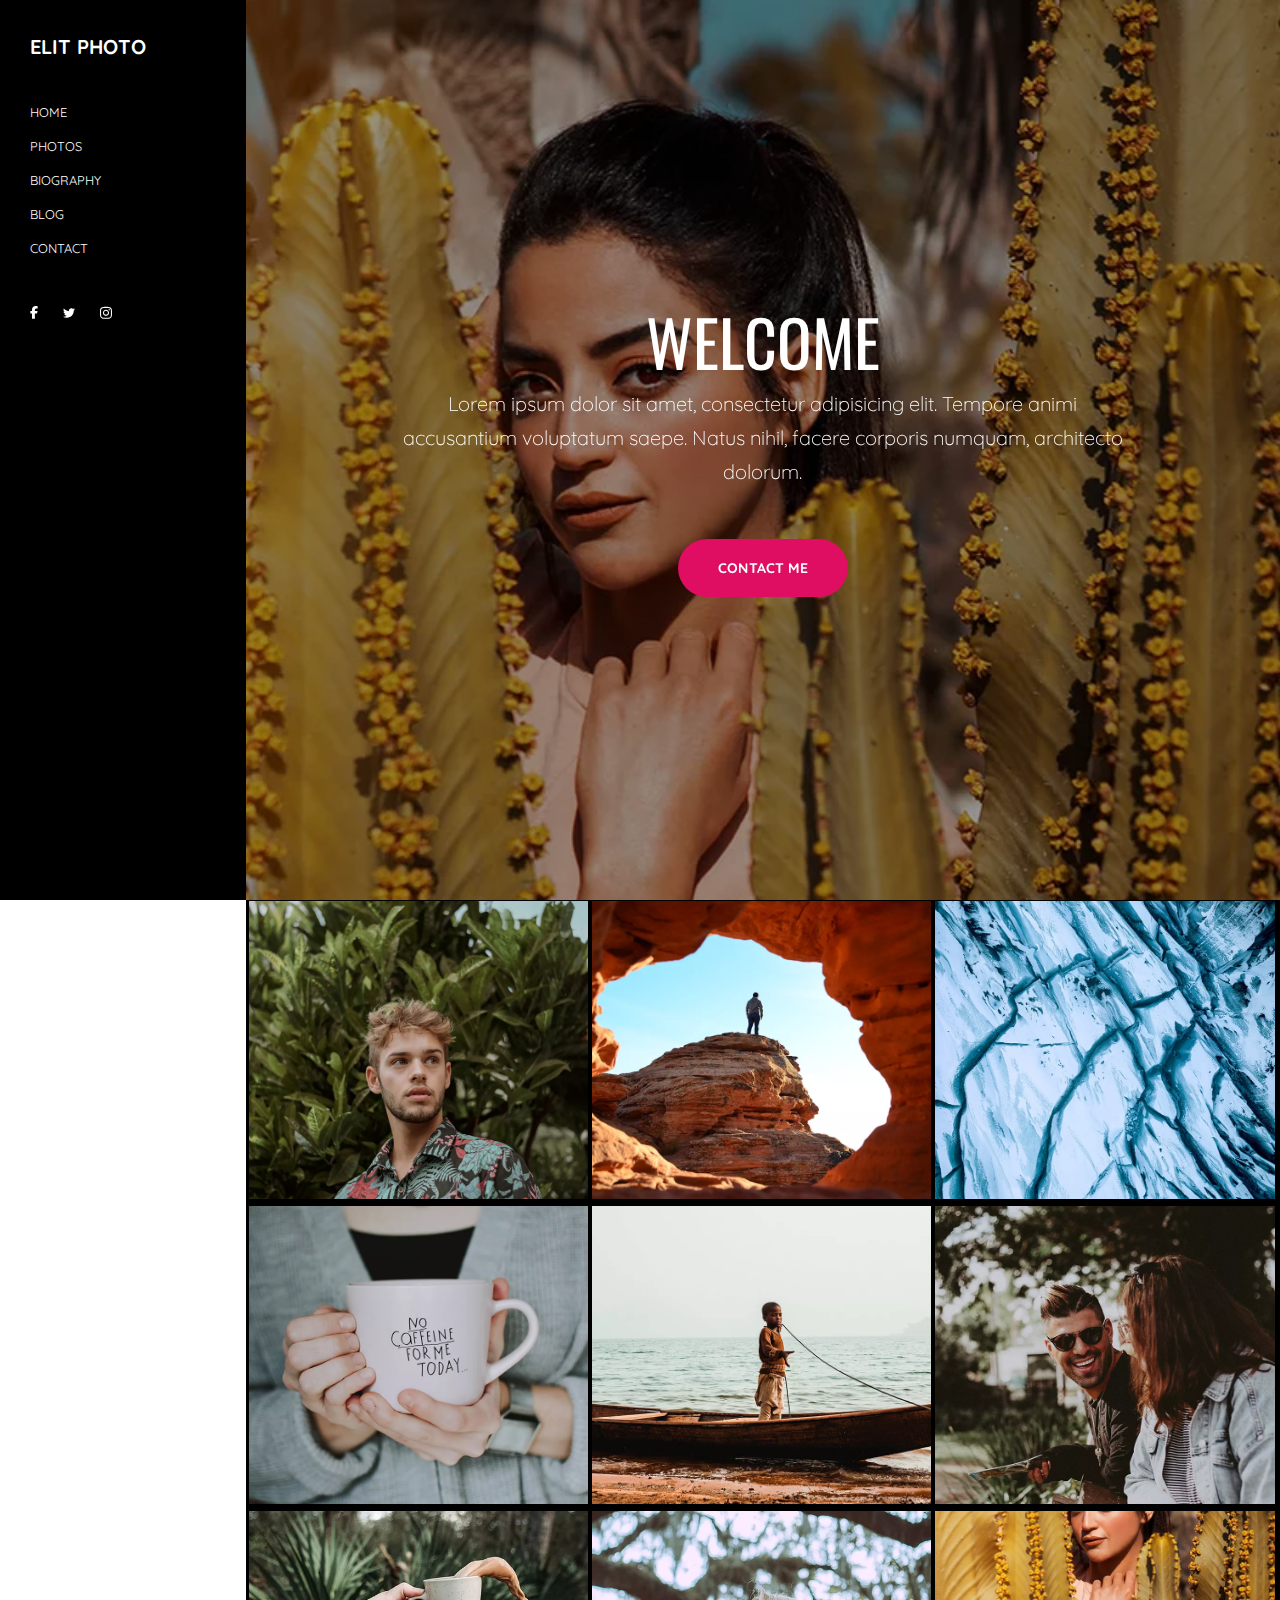
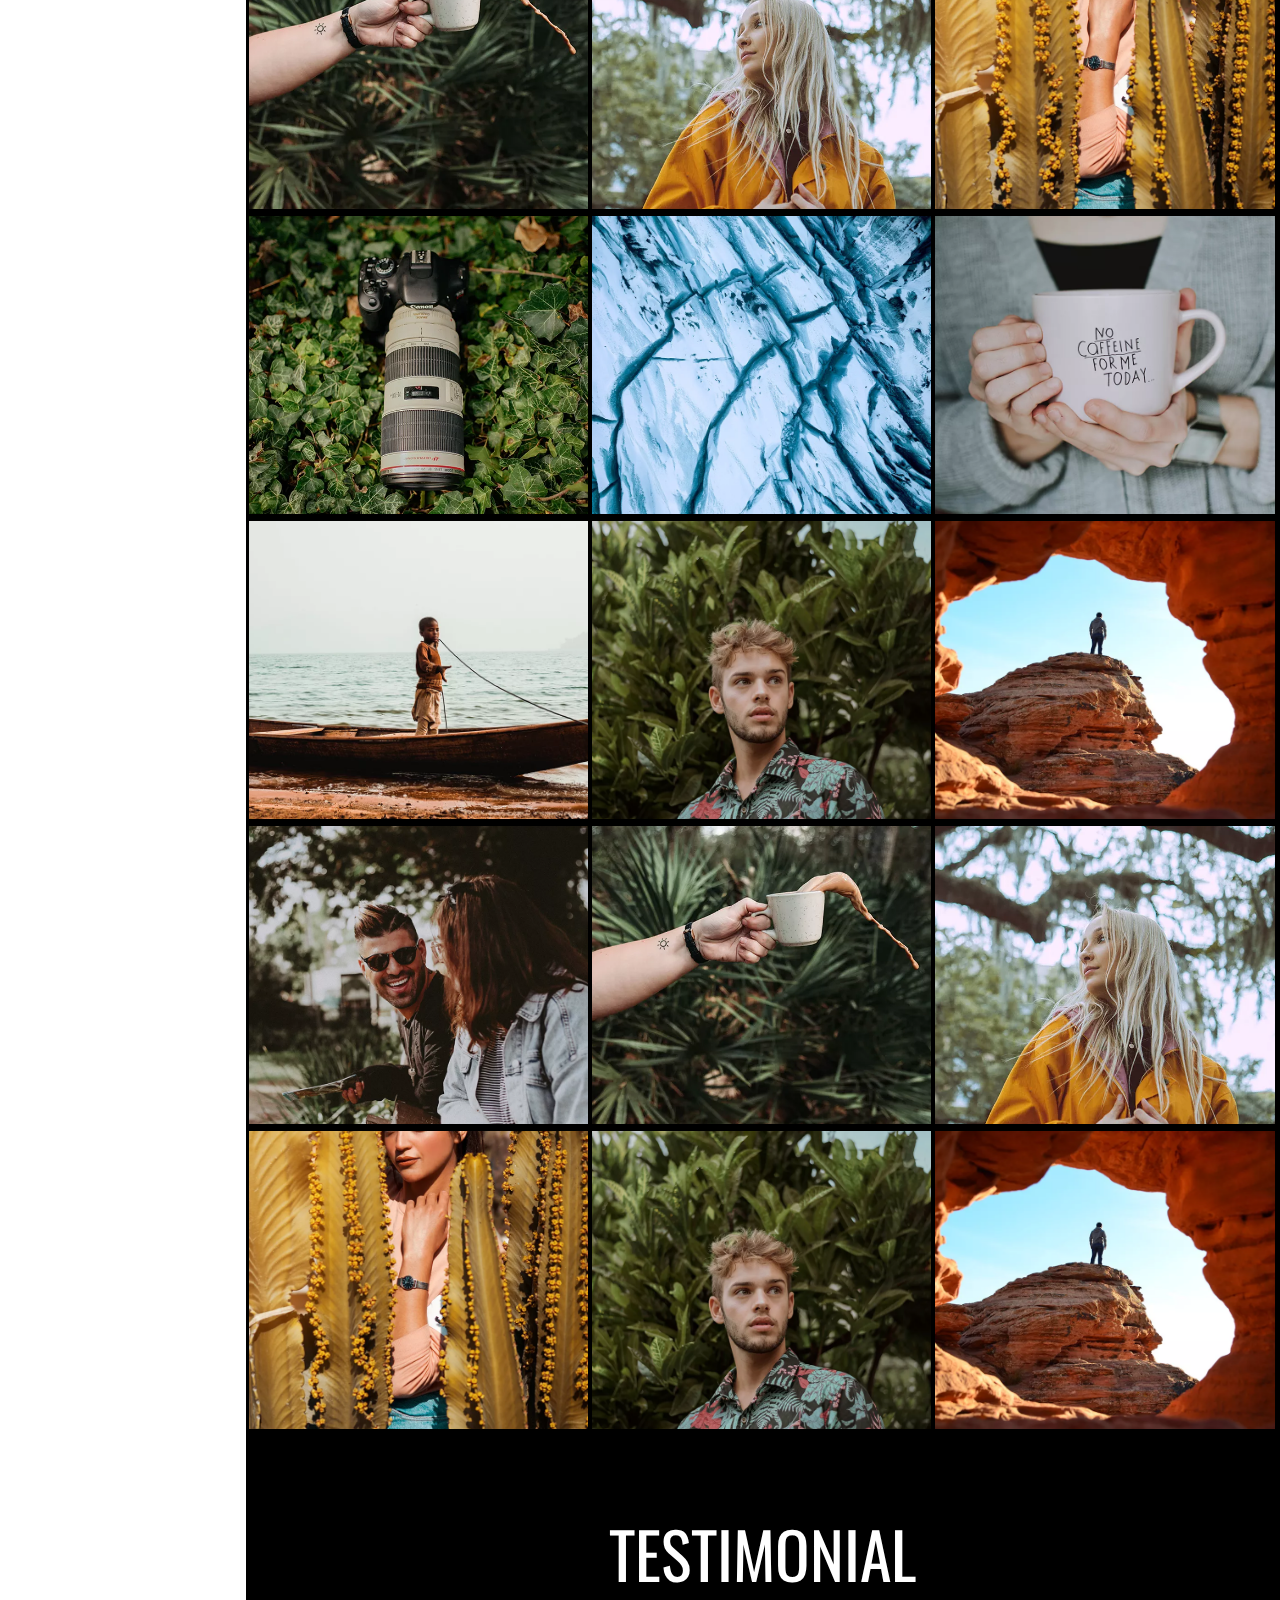
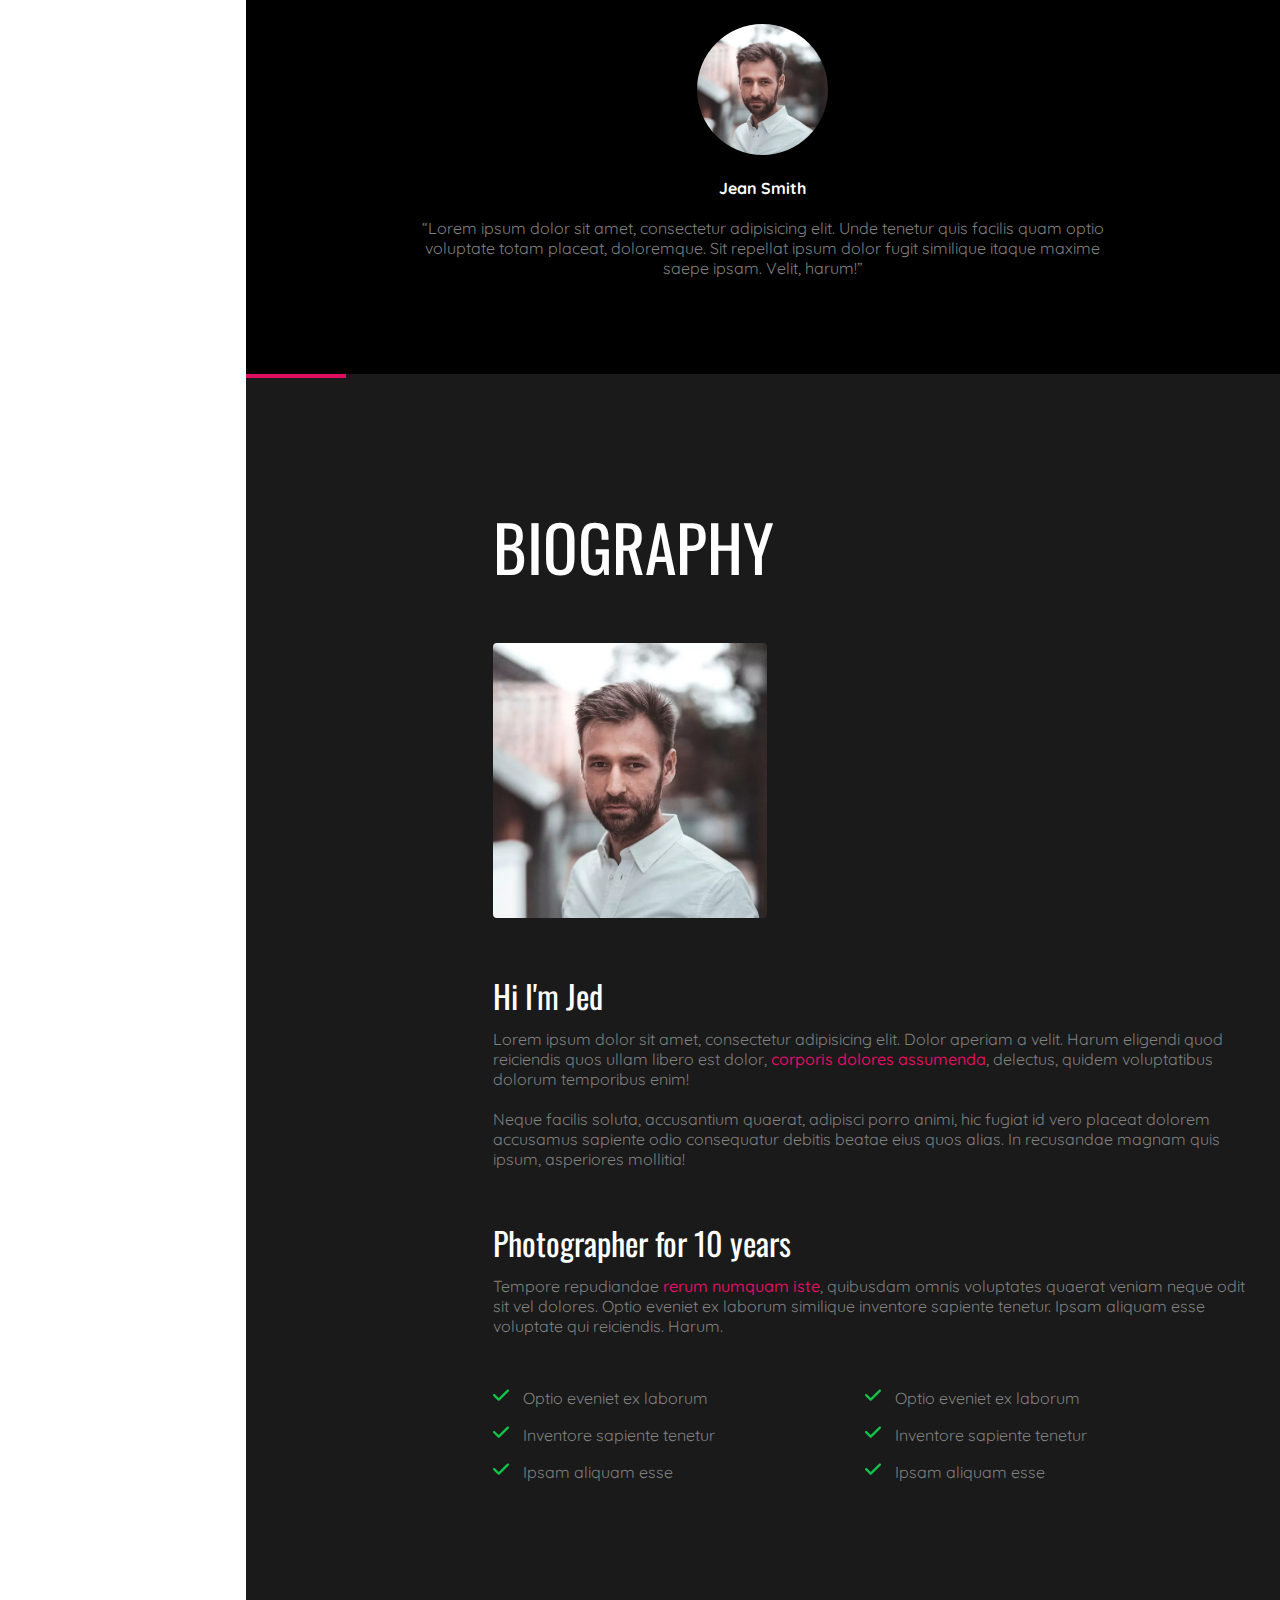
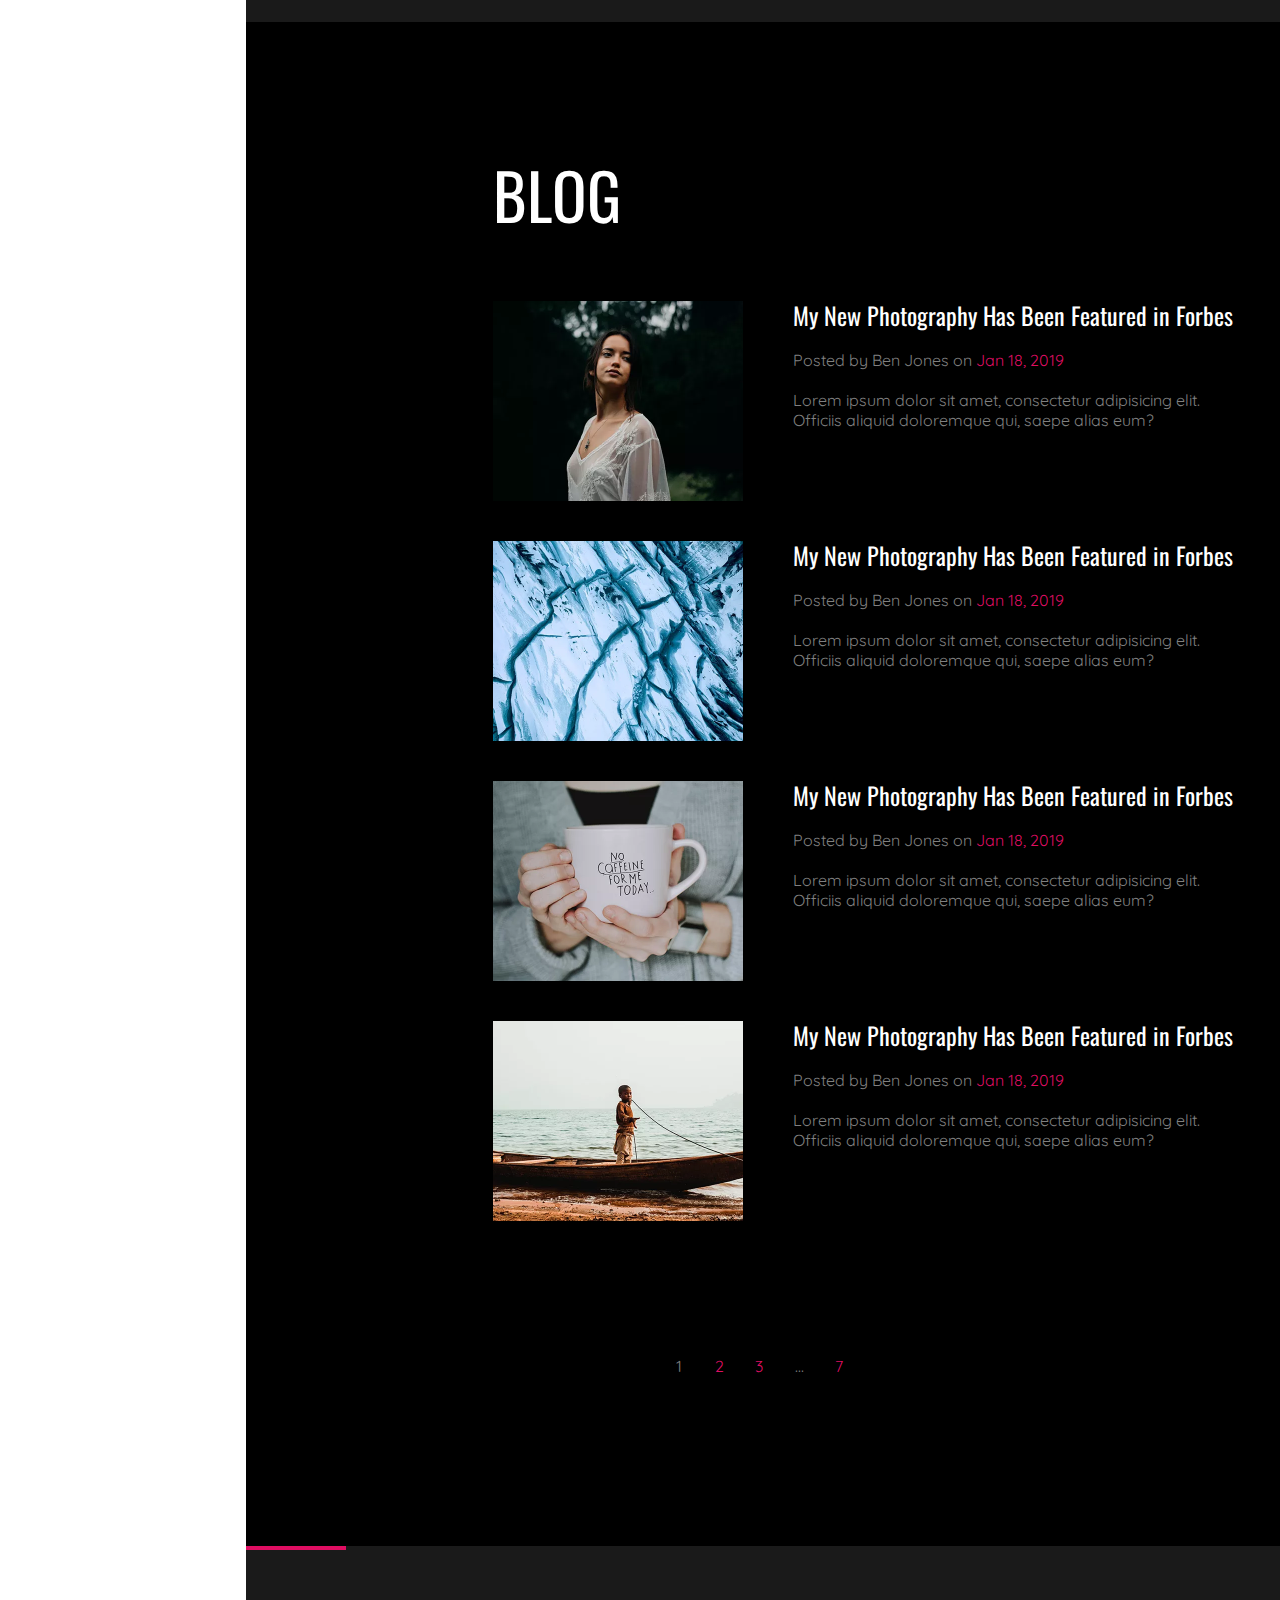
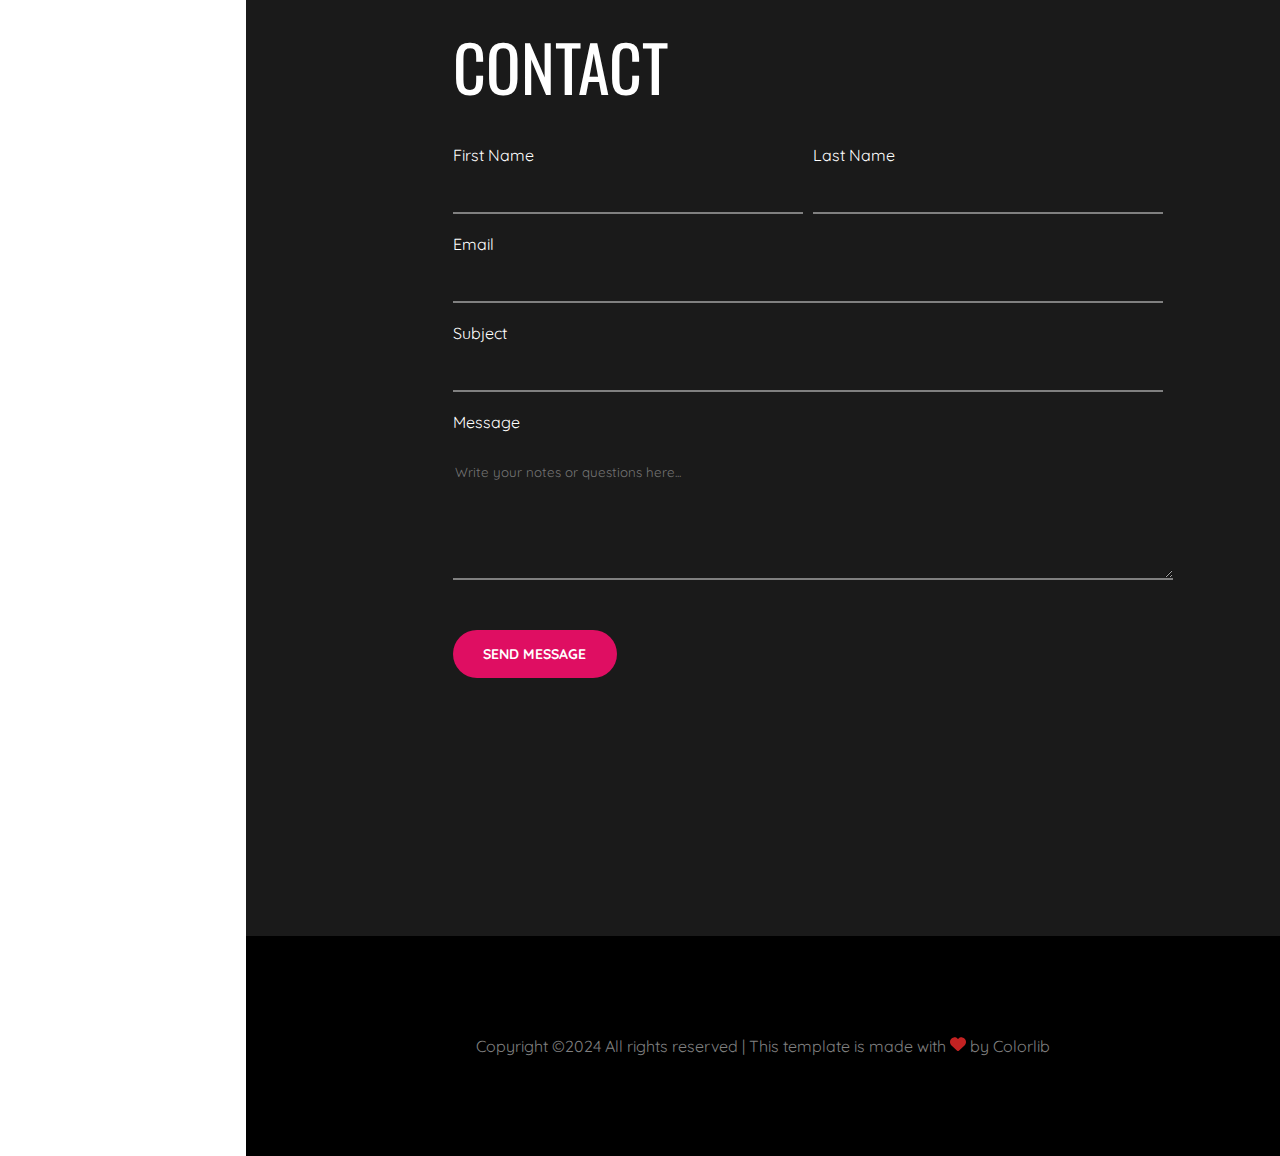
<file: Elit_photography_100%/index.html>
<!DOCTYPE html>
<html lang="en">

<head>
    <meta charset="UTF-8">
    <meta name="viewport" content="width=device-width, initial-scale=1.0">
    <title>Document</title>
    <link rel="stylesheet" href="style.css">
    <link rel="preconnect" href="https://fonts.googleapis.com">
    <link rel="preconnect" href="https://fonts.gstatic.com" crossorigin>
    <link href="https://fonts.googleapis.com/css2?family=Quicksand:wght@300..700&display=swap" rel="stylesheet">

    <link rel="preconnect" href="https://fonts.googleapis.com">
    <link rel="preconnect" href="https://fonts.gstatic.com" crossorigin>
    <link href="https://fonts.googleapis.com/css2?family=Oswald:wght@200..700&display=swap" rel="stylesheet">
</head>

<body>
    <header>
        <h1 id="elit">ELIT PHOTO</h1>
        <div class="menu">
            <p>HOME</p>
            <p>PHOTOS</p>
            <p>BIOGRAPHY</p>
            <p>BLOG</p>
            <p>CONTACT</p>
            <div class="redes-sociais">
                <div class="face">
                    <svg xmlns="http://www.w3.org/2000/svg"
                        viewBox="0 0 320 512"><!--!Font Awesome Free 6.5.2 by @fontawesome - https://fontawesome.com License - https://fontawesome.com/license/free Copyright 2024 Fonticons, Inc.-->
                        <path fill="#ffffff"
                            d="M80 299.3V512H196V299.3h86.5l18-97.8H196V166.9c0-51.7 20.3-71.5 72.7-71.5c16.3 0 29.4 .4 37 1.2V7.9C291.4 4 256.4 0 236.2 0C129.3 0 80 50.5 80 159.4v42.1H14v97.8H80z" />
                    </svg>
                </div>
                <div class="tt">
                    <svg xmlns="http://www.w3.org/2000/svg"
                        viewBox="0 0 512 512"><!--!Font Awesome Free 6.5.2 by @fontawesome - https://fontawesome.com License - https://fontawesome.com/license/free Copyright 2024 Fonticons, Inc.-->
                        <path fill="#ffffff"
                            d="M459.4 151.7c.3 4.5 .3 9.1 .3 13.6 0 138.7-105.6 298.6-298.6 298.6-59.5 0-114.7-17.2-161.1-47.1 8.4 1 16.6 1.3 25.3 1.3 49.1 0 94.2-16.6 130.3-44.8-46.1-1-84.8-31.2-98.1-72.8 6.5 1 13 1.6 19.8 1.6 9.4 0 18.8-1.3 27.6-3.6-48.1-9.7-84.1-52-84.1-103v-1.3c14 7.8 30.2 12.7 47.4 13.3-28.3-18.8-46.8-51-46.8-87.4 0-19.5 5.2-37.4 14.3-53 51.7 63.7 129.3 105.3 216.4 109.8-1.6-7.8-2.6-15.9-2.6-24 0-57.8 46.8-104.9 104.9-104.9 30.2 0 57.5 12.7 76.7 33.1 23.7-4.5 46.5-13.3 66.6-25.3-7.8 24.4-24.4 44.8-46.1 57.8 21.1-2.3 41.6-8.1 60.4-16.2-14.3 20.8-32.2 39.3-52.6 54.3z" />
                    </svg>
                </div>
                <div class="insta">
                    <svg xmlns="http://www.w3.org/2000/svg"
                        viewBox="0 0 448 512"><!--!Font Awesome Free 6.5.2 by @fontawesome - https://fontawesome.com License - https://fontawesome.com/license/free Copyright 2024 Fonticons, Inc.-->
                        <path fill="#ffffff"
                            d="M224.1 141c-63.6 0-114.9 51.3-114.9 114.9s51.3 114.9 114.9 114.9S339 319.5 339 255.9 287.7 141 224.1 141zm0 189.6c-41.1 0-74.7-33.5-74.7-74.7s33.5-74.7 74.7-74.7 74.7 33.5 74.7 74.7-33.6 74.7-74.7 74.7zm146.4-194.3c0 14.9-12 26.8-26.8 26.8-14.9 0-26.8-12-26.8-26.8s12-26.8 26.8-26.8 26.8 12 26.8 26.8zm76.1 27.2c-1.7-35.9-9.9-67.7-36.2-93.9-26.2-26.2-58-34.4-93.9-36.2-37-2.1-147.9-2.1-184.9 0-35.8 1.7-67.6 9.9-93.9 36.1s-34.4 58-36.2 93.9c-2.1 37-2.1 147.9 0 184.9 1.7 35.9 9.9 67.7 36.2 93.9s58 34.4 93.9 36.2c37 2.1 147.9 2.1 184.9 0 35.9-1.7 67.7-9.9 93.9-36.2 26.2-26.2 34.4-58 36.2-93.9 2.1-37 2.1-147.8 0-184.8zM398.8 388c-7.8 19.6-22.9 34.7-42.6 42.6-29.5 11.7-99.5 9-132.1 9s-102.7 2.6-132.1-9c-19.6-7.8-34.7-22.9-42.6-42.6-11.7-29.5-9-99.5-9-132.1s-2.6-102.7 9-132.1c7.8-19.6 22.9-34.7 42.6-42.6 29.5-11.7 99.5-9 132.1-9s102.7-2.6 132.1 9c19.6 7.8 34.7 22.9 42.6 42.6 11.7 29.5 9 99.5 9 132.1s2.7 102.7-9 132.1z" />
                    </svg>
                </div>
            </div>
        </div>
    </header>
    <main>
        <div id="welcome">
            <h1>WELCOME</h1>
            <p>Lorem ipsum dolor sit amet, consectetur adipisicing elit. Tempore animi <br> accusantium voluptatum
                saepe. Natus nihil, facere corporis numquam, architecto <br> dolorum.</p>
            <a href="#" class="contact-me">contact me</a>
        </div>
        <section>
            <div id="photos">
                <div class="images">
                    <img src="images/img_4.jpg.webp" alt="">
                    <svg xmlns="http://www.w3.org/2000/svg"
                        viewBox="0 0 512 512"><!--!Font Awesome Free 6.5.2 by @fontawesome - https://fontawesome.com License - https://fontawesome.com/license/free Copyright 2024 Fonticons, Inc.-->
                        <path fill="#ffffff"
                            d="M416 208c0 45.9-14.9 88.3-40 122.7L502.6 457.4c12.5 12.5 12.5 32.8 0 45.3s-32.8 12.5-45.3 0L330.7 376c-34.4 25.2-76.8 40-122.7 40C93.1 416 0 322.9 0 208S93.1 0 208 0S416 93.1 416 208zM208 352a144 144 0 1 0 0-288 144 144 0 1 0 0 288z" />
                    </svg>
                </div>
                <div class="images">
                    <img src="images/img_5.jpg" alt="">
                    <svg xmlns="http://www.w3.org/2000/svg"
                        viewBox="0 0 512 512"><!--!Font Awesome Free 6.5.2 by @fontawesome - https://fontawesome.com License - https://fontawesome.com/license/free Copyright 2024 Fonticons, Inc.-->
                        <path fill="#ffffff"
                            d="M416 208c0 45.9-14.9 88.3-40 122.7L502.6 457.4c12.5 12.5 12.5 32.8 0 45.3s-32.8 12.5-45.3 0L330.7 376c-34.4 25.2-76.8 40-122.7 40C93.1 416 0 322.9 0 208S93.1 0 208 0S416 93.1 416 208zM208 352a144 144 0 1 0 0-288 144 144 0 1 0 0 288z" />
                    </svg>
                </div>
                <div class="images">
                    <img src="images/img_1.jpg" alt="">
                    <svg xmlns="http://www.w3.org/2000/svg"
                        viewBox="0 0 512 512"><!--!Font Awesome Free 6.5.2 by @fontawesome - https://fontawesome.com License - https://fontawesome.com/license/free Copyright 2024 Fonticons, Inc.-->
                        <path fill="#ffffff"
                            d="M416 208c0 45.9-14.9 88.3-40 122.7L502.6 457.4c12.5 12.5 12.5 32.8 0 45.3s-32.8 12.5-45.3 0L330.7 376c-34.4 25.2-76.8 40-122.7 40C93.1 416 0 322.9 0 208S93.1 0 208 0S416 93.1 416 208zM208 352a144 144 0 1 0 0-288 144 144 0 1 0 0 288z" />
                    </svg>
                </div>
            </div>
            <div id="photos">
                <div class="images">
                    <img src="images/img_2.jpg" alt="">
                    <svg xmlns="http://www.w3.org/2000/svg"
                        viewBox="0 0 512 512"><!--!Font Awesome Free 6.5.2 by @fontawesome - https://fontawesome.com License - https://fontawesome.com/license/free Copyright 2024 Fonticons, Inc.-->
                        <path fill="#ffffff"
                            d="M416 208c0 45.9-14.9 88.3-40 122.7L502.6 457.4c12.5 12.5 12.5 32.8 0 45.3s-32.8 12.5-45.3 0L330.7 376c-34.4 25.2-76.8 40-122.7 40C93.1 416 0 322.9 0 208S93.1 0 208 0S416 93.1 416 208zM208 352a144 144 0 1 0 0-288 144 144 0 1 0 0 288z" />
                    </svg>
                </div>
                <div class="images">
                    <img src="images/img_3.jpg" alt="">
                    <svg xmlns="http://www.w3.org/2000/svg"
                        viewBox="0 0 512 512"><!--!Font Awesome Free 6.5.2 by @fontawesome - https://fontawesome.com License - https://fontawesome.com/license/free Copyright 2024 Fonticons, Inc.-->
                        <path fill="#ffffff"
                            d="M416 208c0 45.9-14.9 88.3-40 122.7L502.6 457.4c12.5 12.5 12.5 32.8 0 45.3s-32.8 12.5-45.3 0L330.7 376c-34.4 25.2-76.8 40-122.7 40C93.1 416 0 322.9 0 208S93.1 0 208 0S416 93.1 416 208zM208 352a144 144 0 1 0 0-288 144 144 0 1 0 0 288z" />
                    </svg>
                </div>
                <div class="images">
                    <img src="images/img_6.jpg" alt="">
                    <svg xmlns="http://www.w3.org/2000/svg"
                        viewBox="0 0 512 512"><!--!Font Awesome Free 6.5.2 by @fontawesome - https://fontawesome.com License - https://fontawesome.com/license/free Copyright 2024 Fonticons, Inc.-->
                        <path fill="#ffffff"
                            d="M416 208c0 45.9-14.9 88.3-40 122.7L502.6 457.4c12.5 12.5 12.5 32.8 0 45.3s-32.8 12.5-45.3 0L330.7 376c-34.4 25.2-76.8 40-122.7 40C93.1 416 0 322.9 0 208S93.1 0 208 0S416 93.1 416 208zM208 352a144 144 0 1 0 0-288 144 144 0 1 0 0 288z" />
                    </svg>
                </div>
            </div>
            <div id="photos">
                <div class="images">
                    <img src="images/img_7.jpg" alt="">
                    <svg xmlns="http://www.w3.org/2000/svg"
                        viewBox="0 0 512 512"><!--!Font Awesome Free 6.5.2 by @fontawesome - https://fontawesome.com License - https://fontawesome.com/license/free Copyright 2024 Fonticons, Inc.-->
                        <path fill="#ffffff"
                            d="M416 208c0 45.9-14.9 88.3-40 122.7L502.6 457.4c12.5 12.5 12.5 32.8 0 45.3s-32.8 12.5-45.3 0L330.7 376c-34.4 25.2-76.8 40-122.7 40C93.1 416 0 322.9 0 208S93.1 0 208 0S416 93.1 416 208zM208 352a144 144 0 1 0 0-288 144 144 0 1 0 0 288z" />
                    </svg>
                </div>
                <div class="images">
                    <img src="images/img_8.jpg" alt="">
                    <svg xmlns="http://www.w3.org/2000/svg"
                        viewBox="0 0 512 512"><!--!Font Awesome Free 6.5.2 by @fontawesome - https://fontawesome.com License - https://fontawesome.com/license/free Copyright 2024 Fonticons, Inc.-->
                        <path fill="#ffffff"
                            d="M416 208c0 45.9-14.9 88.3-40 122.7L502.6 457.4c12.5 12.5 12.5 32.8 0 45.3s-32.8 12.5-45.3 0L330.7 376c-34.4 25.2-76.8 40-122.7 40C93.1 416 0 322.9 0 208S93.1 0 208 0S416 93.1 416 208zM208 352a144 144 0 1 0 0-288 144 144 0 1 0 0 288z" />
                    </svg>
                </div>
                <div class="images">
                    <img src="images/img_9.jpg" alt="">
                    <svg xmlns="http://www.w3.org/2000/svg"
                        viewBox="0 0 512 512"><!--!Font Awesome Free 6.5.2 by @fontawesome - https://fontawesome.com License - https://fontawesome.com/license/free Copyright 2024 Fonticons, Inc.-->
                        <path fill="#ffffff"
                            d="M416 208c0 45.9-14.9 88.3-40 122.7L502.6 457.4c12.5 12.5 12.5 32.8 0 45.3s-32.8 12.5-45.3 0L330.7 376c-34.4 25.2-76.8 40-122.7 40C93.1 416 0 322.9 0 208S93.1 0 208 0S416 93.1 416 208zM208 352a144 144 0 1 0 0-288 144 144 0 1 0 0 288z" />
                    </svg>
                </div>
            </div>
            <div id="photos">
                <div class="images">
                    <img src="images/img_10.jpg" alt="">
                    <svg xmlns="http://www.w3.org/2000/svg"
                        viewBox="0 0 512 512"><!--!Font Awesome Free 6.5.2 by @fontawesome - https://fontawesome.com License - https://fontawesome.com/license/free Copyright 2024 Fonticons, Inc.-->
                        <path fill="#ffffff"
                            d="M416 208c0 45.9-14.9 88.3-40 122.7L502.6 457.4c12.5 12.5 12.5 32.8 0 45.3s-32.8 12.5-45.3 0L330.7 376c-34.4 25.2-76.8 40-122.7 40C93.1 416 0 322.9 0 208S93.1 0 208 0S416 93.1 416 208zM208 352a144 144 0 1 0 0-288 144 144 0 1 0 0 288z" />
                    </svg>
                </div>
                <div class="images">
                    <img src="images/img_1.jpg" alt="">
                    <svg xmlns="http://www.w3.org/2000/svg"
                        viewBox="0 0 512 512"><!--!Font Awesome Free 6.5.2 by @fontawesome - https://fontawesome.com License - https://fontawesome.com/license/free Copyright 2024 Fonticons, Inc.-->
                        <path fill="#ffffff"
                            d="M416 208c0 45.9-14.9 88.3-40 122.7L502.6 457.4c12.5 12.5 12.5 32.8 0 45.3s-32.8 12.5-45.3 0L330.7 376c-34.4 25.2-76.8 40-122.7 40C93.1 416 0 322.9 0 208S93.1 0 208 0S416 93.1 416 208zM208 352a144 144 0 1 0 0-288 144 144 0 1 0 0 288z" />
                    </svg>
                </div>
                <div class="images">
                    <img src="images/img_2.jpg" alt="">
                    <svg xmlns="http://www.w3.org/2000/svg"
                        viewBox="0 0 512 512"><!--!Font Awesome Free 6.5.2 by @fontawesome - https://fontawesome.com License - https://fontawesome.com/license/free Copyright 2024 Fonticons, Inc.-->
                        <path fill="#ffffff"
                            d="M416 208c0 45.9-14.9 88.3-40 122.7L502.6 457.4c12.5 12.5 12.5 32.8 0 45.3s-32.8 12.5-45.3 0L330.7 376c-34.4 25.2-76.8 40-122.7 40C93.1 416 0 322.9 0 208S93.1 0 208 0S416 93.1 416 208zM208 352a144 144 0 1 0 0-288 144 144 0 1 0 0 288z" />
                    </svg>
                </div>
            </div>
            <div id="photos">
                <div class="images">
                    <img src="images/img_3.jpg" alt="">
                    <svg xmlns="http://www.w3.org/2000/svg"
                        viewBox="0 0 512 512"><!--!Font Awesome Free 6.5.2 by @fontawesome - https://fontawesome.com License - https://fontawesome.com/license/free Copyright 2024 Fonticons, Inc.-->
                        <path fill="#ffffff"
                            d="M416 208c0 45.9-14.9 88.3-40 122.7L502.6 457.4c12.5 12.5 12.5 32.8 0 45.3s-32.8 12.5-45.3 0L330.7 376c-34.4 25.2-76.8 40-122.7 40C93.1 416 0 322.9 0 208S93.1 0 208 0S416 93.1 416 208zM208 352a144 144 0 1 0 0-288 144 144 0 1 0 0 288z" />
                    </svg>
                </div>
                <div class="images">
                    <img src="images/img_4.jpg.webp" alt="">
                    <svg xmlns="http://www.w3.org/2000/svg"
                        viewBox="0 0 512 512"><!--!Font Awesome Free 6.5.2 by @fontawesome - https://fontawesome.com License - https://fontawesome.com/license/free Copyright 2024 Fonticons, Inc.-->
                        <path fill="#ffffff"
                            d="M416 208c0 45.9-14.9 88.3-40 122.7L502.6 457.4c12.5 12.5 12.5 32.8 0 45.3s-32.8 12.5-45.3 0L330.7 376c-34.4 25.2-76.8 40-122.7 40C93.1 416 0 322.9 0 208S93.1 0 208 0S416 93.1 416 208zM208 352a144 144 0 1 0 0-288 144 144 0 1 0 0 288z" />
                    </svg>
                </div>
                <div class="images">
                    <img src="images/img_5.jpg" alt="">
                    <svg xmlns="http://www.w3.org/2000/svg"
                        viewBox="0 0 512 512"><!--!Font Awesome Free 6.5.2 by @fontawesome - https://fontawesome.com License - https://fontawesome.com/license/free Copyright 2024 Fonticons, Inc.-->
                        <path fill="#ffffff"
                            d="M416 208c0 45.9-14.9 88.3-40 122.7L502.6 457.4c12.5 12.5 12.5 32.8 0 45.3s-32.8 12.5-45.3 0L330.7 376c-34.4 25.2-76.8 40-122.7 40C93.1 416 0 322.9 0 208S93.1 0 208 0S416 93.1 416 208zM208 352a144 144 0 1 0 0-288 144 144 0 1 0 0 288z" />
                    </svg>
                </div>
            </div>
            <div id="photos">
                <div class="images">
                    <img src="images/img_6.jpg" alt="">
                    <svg xmlns="http://www.w3.org/2000/svg"
                        viewBox="0 0 512 512"><!--!Font Awesome Free 6.5.2 by @fontawesome - https://fontawesome.com License - https://fontawesome.com/license/free Copyright 2024 Fonticons, Inc.-->
                        <path fill="#ffffff"
                            d="M416 208c0 45.9-14.9 88.3-40 122.7L502.6 457.4c12.5 12.5 12.5 32.8 0 45.3s-32.8 12.5-45.3 0L330.7 376c-34.4 25.2-76.8 40-122.7 40C93.1 416 0 322.9 0 208S93.1 0 208 0S416 93.1 416 208zM208 352a144 144 0 1 0 0-288 144 144 0 1 0 0 288z" />
                    </svg>
                </div>
                <div class="images">
                    <img src="images/img_7.jpg" alt="">
                    <svg xmlns="http://www.w3.org/2000/svg"
                        viewBox="0 0 512 512"><!--!Font Awesome Free 6.5.2 by @fontawesome - https://fontawesome.com License - https://fontawesome.com/license/free Copyright 2024 Fonticons, Inc.-->
                        <path fill="#ffffff"
                            d="M416 208c0 45.9-14.9 88.3-40 122.7L502.6 457.4c12.5 12.5 12.5 32.8 0 45.3s-32.8 12.5-45.3 0L330.7 376c-34.4 25.2-76.8 40-122.7 40C93.1 416 0 322.9 0 208S93.1 0 208 0S416 93.1 416 208zM208 352a144 144 0 1 0 0-288 144 144 0 1 0 0 288z" />
                    </svg>
                </div>
                <div class="images">
                    <img src="images/img_8.jpg" alt="">
                    <svg xmlns="http://www.w3.org/2000/svg"
                        viewBox="0 0 512 512"><!--!Font Awesome Free 6.5.2 by @fontawesome - https://fontawesome.com License - https://fontawesome.com/license/free Copyright 2024 Fonticons, Inc.-->
                        <path fill="#ffffff"
                            d="M416 208c0 45.9-14.9 88.3-40 122.7L502.6 457.4c12.5 12.5 12.5 32.8 0 45.3s-32.8 12.5-45.3 0L330.7 376c-34.4 25.2-76.8 40-122.7 40C93.1 416 0 322.9 0 208S93.1 0 208 0S416 93.1 416 208zM208 352a144 144 0 1 0 0-288 144 144 0 1 0 0 288z" />
                    </svg>
                </div>
            </div>
            <div id="photos">
                <div class="images">
                    <img src="images/img_9.jpg" alt="">
                    <svg xmlns="http://www.w3.org/2000/svg"
                        viewBox="0 0 512 512"><!--!Font Awesome Free 6.5.2 by @fontawesome - https://fontawesome.com License - https://fontawesome.com/license/free Copyright 2024 Fonticons, Inc.-->
                        <path fill="#ffffff"
                            d="M416 208c0 45.9-14.9 88.3-40 122.7L502.6 457.4c12.5 12.5 12.5 32.8 0 45.3s-32.8 12.5-45.3 0L330.7 376c-34.4 25.2-76.8 40-122.7 40C93.1 416 0 322.9 0 208S93.1 0 208 0S416 93.1 416 208zM208 352a144 144 0 1 0 0-288 144 144 0 1 0 0 288z" />
                    </svg>
                </div>
                <div class="images">
                    <img src="images/img_4.jpg.webp" alt="">
                    <svg xmlns="http://www.w3.org/2000/svg"
                        viewBox="0 0 512 512"><!--!Font Awesome Free 6.5.2 by @fontawesome - https://fontawesome.com License - https://fontawesome.com/license/free Copyright 2024 Fonticons, Inc.-->
                        <path fill="#ffffff"
                            d="M416 208c0 45.9-14.9 88.3-40 122.7L502.6 457.4c12.5 12.5 12.5 32.8 0 45.3s-32.8 12.5-45.3 0L330.7 376c-34.4 25.2-76.8 40-122.7 40C93.1 416 0 322.9 0 208S93.1 0 208 0S416 93.1 416 208zM208 352a144 144 0 1 0 0-288 144 144 0 1 0 0 288z" />
                    </svg>
                </div>
                <div class="images">
                    <img src="images/img_5.jpg" alt="">
                    <svg xmlns="http://www.w3.org/2000/svg"
                        viewBox="0 0 512 512"><!--!Font Awesome Free 6.5.2 by @fontawesome - https://fontawesome.com License - https://fontawesome.com/license/free Copyright 2024 Fonticons, Inc.-->
                        <path fill="#ffffff"
                            d="M416 208c0 45.9-14.9 88.3-40 122.7L502.6 457.4c12.5 12.5 12.5 32.8 0 45.3s-32.8 12.5-45.3 0L330.7 376c-34.4 25.2-76.8 40-122.7 40C93.1 416 0 322.9 0 208S93.1 0 208 0S416 93.1 416 208zM208 352a144 144 0 1 0 0-288 144 144 0 1 0 0 288z" />
                    </svg>
                </div>
            </div>
        </section>
        <section class="testimonial">
            <div class="container">
                <h1>testimonial</h1>
                <img src="images/person_3.jpg" alt="">
                <p id="jean">Jean Smith</p>
                <p id="lorem">“Lorem ipsum dolor sit amet, consectetur adipisicing elit. Unde tenetur quis facilis quam
                    optio <br> voluptate totam placeat, doloremque. Sit repellat ipsum dolor fugit similique itaque
                    maxime <br> saepe ipsam. Velit, harum!”</p>
            </div>
        </section>
        <section class="biografia-tema"></section>
        <section class="biografia">
            <div class="container-biografia">
                <h2 class="hi">biography</h2>
                <img src="images/person_3.jpg" alt="" class="person">
                <h2 class="jed">Hi I'm Jed</h2>
                <p id="text-biography">Lorem ipsum dolor sit amet, consectetur adipisicing elit. Dolor aperiam a velit.
                    Harum eligendi quod <br> reiciendis quos ullam libero est dolor, <a href="">corporis dolores
                        assumenda</a>, delectus, quidem voluptatibus <br> dolorum temporibus enim!</p>
                <p id="p2">Neque facilis soluta, accusantium quaerat, adipisci porro animi, hic fugiat id vero placeat
                    dolorem <br> accusamus sapiente odio consequatur debitis beatae eius quos alias. In recusandae
                    magnam quis <br> ipsum, asperiores mollitia!</p>
                <h2 class="jed">Photographer for 10 years</h2>
                <p id="text-biography">Tempore repudiandae <a href="">rerum numquam iste</a>, quibusdam omnis voluptates
                    quaerat veniam neque odit <br> sit vel dolores. Optio eveniet ex laborum similique inventore
                    sapiente tenetur. Ipsam aliquam esse <br> voluptate qui reiciendis. Harum.</p>
                <div class="topicos">
                    <div class="topico-1">
                        <p>
                            <svg xmlns="http://www.w3.org/2000/svg"
                                viewBox="0 0 448 512"><!--!Font Awesome Free 6.5.2 by @fontawesome - https://fontawesome.com License - https://fontawesome.com/license/free Copyright 2024 Fonticons, Inc.-->
                                <path fill="#12c448"
                                    d="M438.6 105.4c12.5 12.5 12.5 32.8 0 45.3l-256 256c-12.5 12.5-32.8 12.5-45.3 0l-128-128c-12.5-12.5-12.5-32.8 0-45.3s32.8-12.5 45.3 0L160 338.7 393.4 105.4c12.5-12.5 32.8-12.5 45.3 0z" />
                            </svg>
                            Optio eveniet ex laborum
                        </p>
                        <p>
                            <svg xmlns="http://www.w3.org/2000/svg"
                                viewBox="0 0 448 512"><!--!Font Awesome Free 6.5.2 by @fontawesome - https://fontawesome.com License - https://fontawesome.com/license/free Copyright 2024 Fonticons, Inc.-->
                                <path fill="#12c448"
                                    d="M438.6 105.4c12.5 12.5 12.5 32.8 0 45.3l-256 256c-12.5 12.5-32.8 12.5-45.3 0l-128-128c-12.5-12.5-12.5-32.8 0-45.3s32.8-12.5 45.3 0L160 338.7 393.4 105.4c12.5-12.5 32.8-12.5 45.3 0z" />
                            </svg>
                            Inventore sapiente tenetur
                        </p>
                        <p>
                            <svg xmlns="http://www.w3.org/2000/svg"
                                viewBox="0 0 448 512"><!--!Font Awesome Free 6.5.2 by @fontawesome - https://fontawesome.com License - https://fontawesome.com/license/free Copyright 2024 Fonticons, Inc.-->
                                <path fill="#12c448"
                                    d="M438.6 105.4c12.5 12.5 12.5 32.8 0 45.3l-256 256c-12.5 12.5-32.8 12.5-45.3 0l-128-128c-12.5-12.5-12.5-32.8 0-45.3s32.8-12.5 45.3 0L160 338.7 393.4 105.4c12.5-12.5 32.8-12.5 45.3 0z" />
                            </svg>
                            Ipsam aliquam esse
                        </p>
                    </div>
                    <div class="topico-2">
                        <p>
                            <svg xmlns="http://www.w3.org/2000/svg"
                                viewBox="0 0 448 512"><!--!Font Awesome Free 6.5.2 by @fontawesome - https://fontawesome.com License - https://fontawesome.com/license/free Copyright 2024 Fonticons, Inc.-->
                                <path fill="#12c448"
                                    d="M438.6 105.4c12.5 12.5 12.5 32.8 0 45.3l-256 256c-12.5 12.5-32.8 12.5-45.3 0l-128-128c-12.5-12.5-12.5-32.8 0-45.3s32.8-12.5 45.3 0L160 338.7 393.4 105.4c12.5-12.5 32.8-12.5 45.3 0z" />
                            </svg>
                            Optio eveniet ex laborum
                        </p>
                        <p>
                            <svg xmlns="http://www.w3.org/2000/svg"
                                viewBox="0 0 448 512"><!--!Font Awesome Free 6.5.2 by @fontawesome - https://fontawesome.com License - https://fontawesome.com/license/free Copyright 2024 Fonticons, Inc.-->
                                <path fill="#12c448"
                                    d="M438.6 105.4c12.5 12.5 12.5 32.8 0 45.3l-256 256c-12.5 12.5-32.8 12.5-45.3 0l-128-128c-12.5-12.5-12.5-32.8 0-45.3s32.8-12.5 45.3 0L160 338.7 393.4 105.4c12.5-12.5 32.8-12.5 45.3 0z" />
                            </svg>
                            Inventore sapiente tenetur
                        </p>
                        <p>
                            <svg xmlns="http://www.w3.org/2000/svg"
                                viewBox="0 0 448 512"><!--!Font Awesome Free 6.5.2 by @fontawesome - https://fontawesome.com License - https://fontawesome.com/license/free Copyright 2024 Fonticons, Inc.-->
                                <path fill="#12c448"
                                    d="M438.6 105.4c12.5 12.5 12.5 32.8 0 45.3l-256 256c-12.5 12.5-32.8 12.5-45.3 0l-128-128c-12.5-12.5-12.5-32.8 0-45.3s32.8-12.5 45.3 0L160 338.7 393.4 105.4c12.5-12.5 32.8-12.5 45.3 0z" />
                            </svg>
                            Ipsam aliquam esse
                        </p>
                    </div>
                </div>
            </div>
        </section>
        <section class="blog">
            <div class="contain-blog">
                <h2>blog</h2>
                <div class="temas-blog">
                    <img src="images/blog_1.jpg" alt="">
                    <div>
                        <h2>My New Photography Has Been Featured in Forbes</h2>
                        <p class="data">Posted by Ben Jones on <a href="">Jan 18, 2019</a></p>
                        <p class="data">Lorem ipsum dolor sit amet, consectetur adipisicing elit. <br> Officiis aliquid
                            doloremque qui, saepe alias eum?</p>
                    </div>
                </div>
                <div class="temas-blog">
                    <img src="images/blog_2.jpg" alt="">
                    <div>
                        <h2>My New Photography Has Been Featured in Forbes</h2>
                        <p class="data">Posted by Ben Jones on <a href="">Jan 18, 2019</a></p>
                        <p class="data">Lorem ipsum dolor sit amet, consectetur adipisicing elit. <br> Officiis aliquid
                            doloremque qui, saepe alias eum?</p>
                    </div>
                </div>
                <div class="temas-blog">
                    <img src="images/blog_3.jpg" alt="">
                    <div>
                        <h2>My New Photography Has Been Featured in Forbes</h2>
                        <p class="data">Posted by Ben Jones on <a href="">Jan 18, 2019</a></p>
                        <p class="data">Lorem ipsum dolor sit amet, consectetur adipisicing elit. <br> Officiis aliquid
                            doloremque qui, saepe alias eum?</p>
                    </div>
                </div>
                <div class="temas-blog">
                    <img src="images/blog_4.jpg" alt="">
                    <div>
                        <h2>My New Photography Has Been Featured in Forbes</h2>
                        <p class="data">Posted by Ben Jones on <a href="">Jan 18, 2019</a></p>
                        <p class="data">Lorem ipsum dolor sit amet, consectetur adipisicing elit. <br> Officiis aliquid
                            doloremque qui, saepe alias eum?</p>
                    </div>
                </div>
            </div>
        </section>
        <section class="ordenador-pg">
            <div class="numero-pg">
                <div id="numero">
                    <span>1</span>
                    <a href="#">2</a>
                    <a href="#">3</a>
                    <span>...</span>
                    <a href="#">7</a>
                </div>
            </div>
        </section>
        <section class="biografia-tema"></section>
        <section class="formulario">
            <h2>contact</h2>
            <form action="#">
                <div class="linha-para-nome">
                    <div class="nome-1">
                        <label for="name">First Name</label>
                        <input type="text">
                    </div>
                    <div class="nome-1">
                        <label for="name">Last Name</label>
                        <input type="text">
                    </div>
                </div>
                <div class="linha-para-email">
                    <div class="email">
                        <label for="name">Email</label>
                        <input type="email">
                    </div>
                </div>
                <div class="linha-subject">
                    <div class="subject">
                        <label for="name">Subject</label>
                        <input type="subject"">
                    </div>
                </div>
                <div class="linha-subject">
                    <div class="mensagem">
                        <label for="name">Message</label>
                        <textarea name="message" id="message" cols="30" rows="7" placeholder="Write your notes or questions here..."></textarea>
                    </div>
                </div>
                <input type="submit" value="Send Message" id="button">
            </form>
        </section>
        <footer>
            <p>Copyright ©2024 All rights reserved | This template is made with <svg xmlns="http://www.w3.org/2000/svg" viewBox="0 0 512 512"><!--!Font Awesome Free 6.5.2 by @fontawesome - https://fontawesome.com License - https://fontawesome.com/license/free Copyright 2024 Fonticons, Inc.--><path fill="#c32222" d="M47.6 300.4L228.3 469.1c7.5 7 17.4 10.9 27.7 10.9s20.2-3.9 27.7-10.9L464.4 300.4c30.4-28.3 47.6-68 47.6-109.5v-5.8c0-69.9-50.5-129.5-119.4-141C347 36.5 300.6 51.4 268 84L256 96 244 84c-32.6-32.6-79-47.5-124.6-39.9C50.5 55.6 0 115.2 0 185.1v5.8c0 41.5 17.2 81.2 47.6 109.5z"/></svg> by Colorlib</p>
        </footer>
    </main>
</body>
</html>
</file>
<file: Elit_photography_100%/style.css>
* {
    margin: 0;
    box-sizing: border-box;
}

body {
    display: flex;
    
}

header {
    background-color: black;
    width: 260px;
    height: 100vh;
    position: sticky;
    top: 0;
    padding: 30px;
    color: white;
    font-family: "Quicksand", sans-serif;
    font-optical-sizing: auto;
    font-weight: weight;
    font-style: normal;
}

.menu {
    margin-top: 45px;
    font-family: "Quicksand", sans-serif;
    font-optical-sizing: auto;
    font-weight: weight;
    font-style: normal;
    font-size: 12.8px;
}

.menu p {
    margin-bottom: 18px;
    cursor: pointer;
}

.menu p:hover {
    color: #df0e62;
    transition: 0.5s;
}

#elit {
    font-size: 20px;
    cursor: pointer;
    margin-top: 2%;
}

.redes-sociais {
    text-align: left;
    display: flex;
    margin-top: 50px;
}

.face {
    width: 8px;
}

.tt {
    width: 12px;
    margin-left: 25px;
}

.insta {
    margin-left: 25px;
    width: 12px;
}

main {
    background-image: url(images/img_9.jpg);
    background-size: cover;
    background-attachment: fixed;
    width: 87%;
}

#welcome {
    height: 100vh;
    display: flex;
    flex-direction: column;
    justify-content: center;
    align-items: center;
    text-align: center;
    backdrop-filter: brightness(60%);
}

#welcome h1 {
    color: #fff;
    font-size: 64px;
    font-family: "Oswald", sans-serif;
    font-optical-sizing: auto;
    font-weight: bold;
    font-weight: 400;
    line-height: 1.2;
    margin-bottom: 8px;
}

#welcome p {
    color: #fff;
    font-size: 20px;
    font-family: "Quicksand", sans-serif;
    font-optical-sizing: auto;
    font-style: normal;
    font-weight: 50;
    margin-bottom: 50px;
    line-height: 1.7;
}

.contact-me {
    text-align: center;
    text-decoration: none;
    color: #fff;
    font-size: 14px;
    font-weight: bold;
    font-family: "Quicksand", sans-serif;
    text-transform: uppercase;
    letter-spacing: .16px;
    background-color: #df0e62;
    padding: 20px 40px;
    border-radius: 30px;
    cursor: pointer;
}

.contact-me:hover {
    background-color: #b71254;
    transition: 0.5s;
}

section {
    background-color: black;
}

#photos {
    display: flex;
    flex-wrap: wrap;
}

.images {
    width: 33%;
    height: 300px;
    border: solid 1px;
    overflow: hidden;
    margin-bottom: 5px;
    margin-left: 2px;
}

.images:hover {
    filter: brightness(40%);
}

.images img {
    width: 100%;
    height: 300px;
    object-fit: cover;
}

.images svg {
    position: absolute;
    top: 80%;
    left: 50%;
    height: 20px;
    transform: translate(-50%, -50%);
    opacity: 0;
    transition: 0.4s;
    fill: white;
}

.images:hover svg {
    opacity: 1;
    top: 50%;
}

.testimonial {
    padding: 5em;
}

.container {
    color: white;
    text-align: center;
}

.container h1 {
    font-size: 64px;
    margin-bottom: 16px;
    text-transform: uppercase;
    line-height: 1.2;
    font-weight: 400;
    font-family: "Oswald", sans-serif;
}

.container img {
    width: 15%;
    border-radius: 50%;
    margin-top: 1em;
    margin-bottom: 1em;
}

.container p {
    font-size: 16px;
    font-family: "Quicksand", sans-serif;
}

#jean {
    font-weight: bold;
    line-height: 1.7;
}

#lorem {
    color: gray;
    margin-top: 1em;
    margin-bottom: 1em;
}

.biografia-tema {
    background-color: #df0e62;
    width: 100px;
    height: 4px;
    position: absolute;
}

.biografia {
    background-color: #1a1a1a;
    padding: 125px;
}

.container-biografia {
    width: 100%;
    margin-left: 122px;
}

.person {
    width: 35%;
    border-radius: 4px;
}

.hi {
    text-transform: uppercase;
    color: white;
    font-size: 64px;
    font-family: "Oswald", sans-serif;
    font-weight: 400;
    margin-bottom: 50px;
}

.jed {
    color: white;
    margin-top: 50px;
    font-size: 32px;
    font-family: "Oswald", sans-serif;
    font-weight: 400;
}

#text-biography {
    color: gray;
    font-size: 16px;
    font-family: "Quicksand", sans-serif;
    margin-top: 10px;
}

#text-biography a {
    text-decoration: none;
    color: #df0e62;
    font-weight: bold;
    font-weight: 500;
}

#text-biography a:hover {
    color: #b71254;
}

#p2 {
    color: gray;
    font-size: 16px;
    font-family: "Quicksand", sans-serif;
    margin-top: 20px;
}

.topicos {
    margin-top: 50px;
    color: gray;
    font-size: 16px;
    font-family: "Quicksand", sans-serif;
    display: flex;
}

.topicos p {
    margin-bottom: 15px;
}

.topicos svg{
    width: 16px;
    margin-right: 10px;
}

.topico-2{
    margin-left: 150px;
}

.blog{
    background-color: black;
    padding: 125px;
}

.contain-blog{
    width: 100%;
    margin-left: 122px;
}

.contain-blog h2{
    font-size: 64px;
    font-family: "Oswald", sans-serif;
    color: white;
    font-weight: 400;
    text-transform: uppercase;
    margin-bottom: 20px;
}

.temas-blog{
    display: flex;
}

.temas-blog img{
    width: 250px;
    margin-top: 40px;
}

.temas-blog div{
    margin-top: 40px;
    margin-left: 50px;
    color: white;
}

.temas-blog h2{
    line-height: 1.2;
    font-size: 24px;
    text-transform: none;
    cursor: pointer;
    font-family: "Oswald", sans-serif;
}

.data{
    margin-bottom: 20px;
    color: gray;
    font-size: 16px;
    font-family: "Quicksand", sans-serif;    
}

.data a{
    color: #df0e62;
    text-decoration: none;
}

.data a:hover{
    color: #b71254;
    transition: 0.5s;
}

.ordenador-pg{
    background-color: black;
}

.numero-pg{
    margin-left: 40%;
    text-align: center;
    font-size: 16px;
    font-family: "Quicksand", sans-serif; 
    color: gray;
    height: 200px;
}

#numero{
    display: flex;
    text-align: center;
}

#numero span{
    width: 40px;
    height: 40px;
    text-align: center;
    display: flex;
    justify-content: center;
    align-items: center;
}

#numero a{
    width: 40px;
    height: 40px;
    color: #df0e62;
    text-decoration: none;
    display: flex;
    justify-content: center;
    align-items: center;
}

#numero a:hover{
    color: white;
    background-color: #df0e62;
    border-radius: 50%;
}

.contact-tema {
    background-color: #df0e62;
    width: 100px;
    height: 4px;
    position: absolute;
}

.contact {
    background-color: #1a1a1a;
    padding: 125px;
}

.container-contact {
    width: 100%;
    height: 100vh;
    background-color: #1a1a1a;
    padding: 7% 0 0 20%;
}

.container-contact h2{
    text-transform: uppercase;
    color: white;
    font-size: 64px;
    font-family: "Oswald", sans-serif;
    font-weight: 400;
}

.formulario{
    width: 100%;
    height: 110vh;
    background-color: #1a1a1a;
    padding: 7% 0 0 20%;
}

.formulario h2{
    color: white;
    font-size: 64px;
    padding-bottom: 32px;
    font-family: "Oswald", sans-serif;
    text-transform: uppercase;
    font-weight: 400 ;
}

.linha-para-nome{
    display: flex;
}

.nome-1{
    display: flex;
    flex-direction: column;
    margin-bottom: 20px;
}

.nome-1:last-child{
    margin-left: 10px;
}

form label{
    color: white;
    margin-bottom: 30px;
    font-family: "Quicksand", sans-serif;
    font-size: 16px;
}

form input{
    color: white;
}

form textarea{
    color: white;
    font-family: "Quicksand", sans-serif;
}

.nome-1 input{
    background: transparent;
    width: 350px;
    border: none;
    border-bottom: solid 2px gray;
}

.email{
    display: flex;
    flex-direction: column;
    margin-bottom: 20px;
}

.email input{
    background: transparent;
    border: none;
    border-bottom: 2px solid gray;
    width: 710px;
}

.subject{
    display: flex;
    flex-direction: column;
    margin-bottom: 20px;
}

.subject input{
    background: transparent;
    border: none;
    border-bottom: 2px solid gray;
    width: 710px;
}

.mensagem{
    display: flex;
    flex-direction: column;
    margin-bottom: 20px;
}

.mensagem textarea{
    background: transparent;
    border: none;
    border-bottom: 2px solid gray;
    width: 720px;
    margin-bottom: 30px;
}

#button{
    padding: 15px 30px;
    border-radius: 30px;
    font-size: 14px;
    font-weight: bold;
    font-family: "Quicksand", sans-serif;
    text-transform: uppercase;
    letter-spacing: .16px;
    background-color: #df0e62;
    border: none;
    transition: 0.3s;
}

#button:hover{
    background-color: #b71254;
}

footer{
    display: flex;
    justify-content: center;
    padding: 100px;
    background-color: black;
    color: gray;
    font-family: "Quicksand", sans-serif;
    font-size: 16px;
}

footer svg{
    width: 16px;
}
</file>
